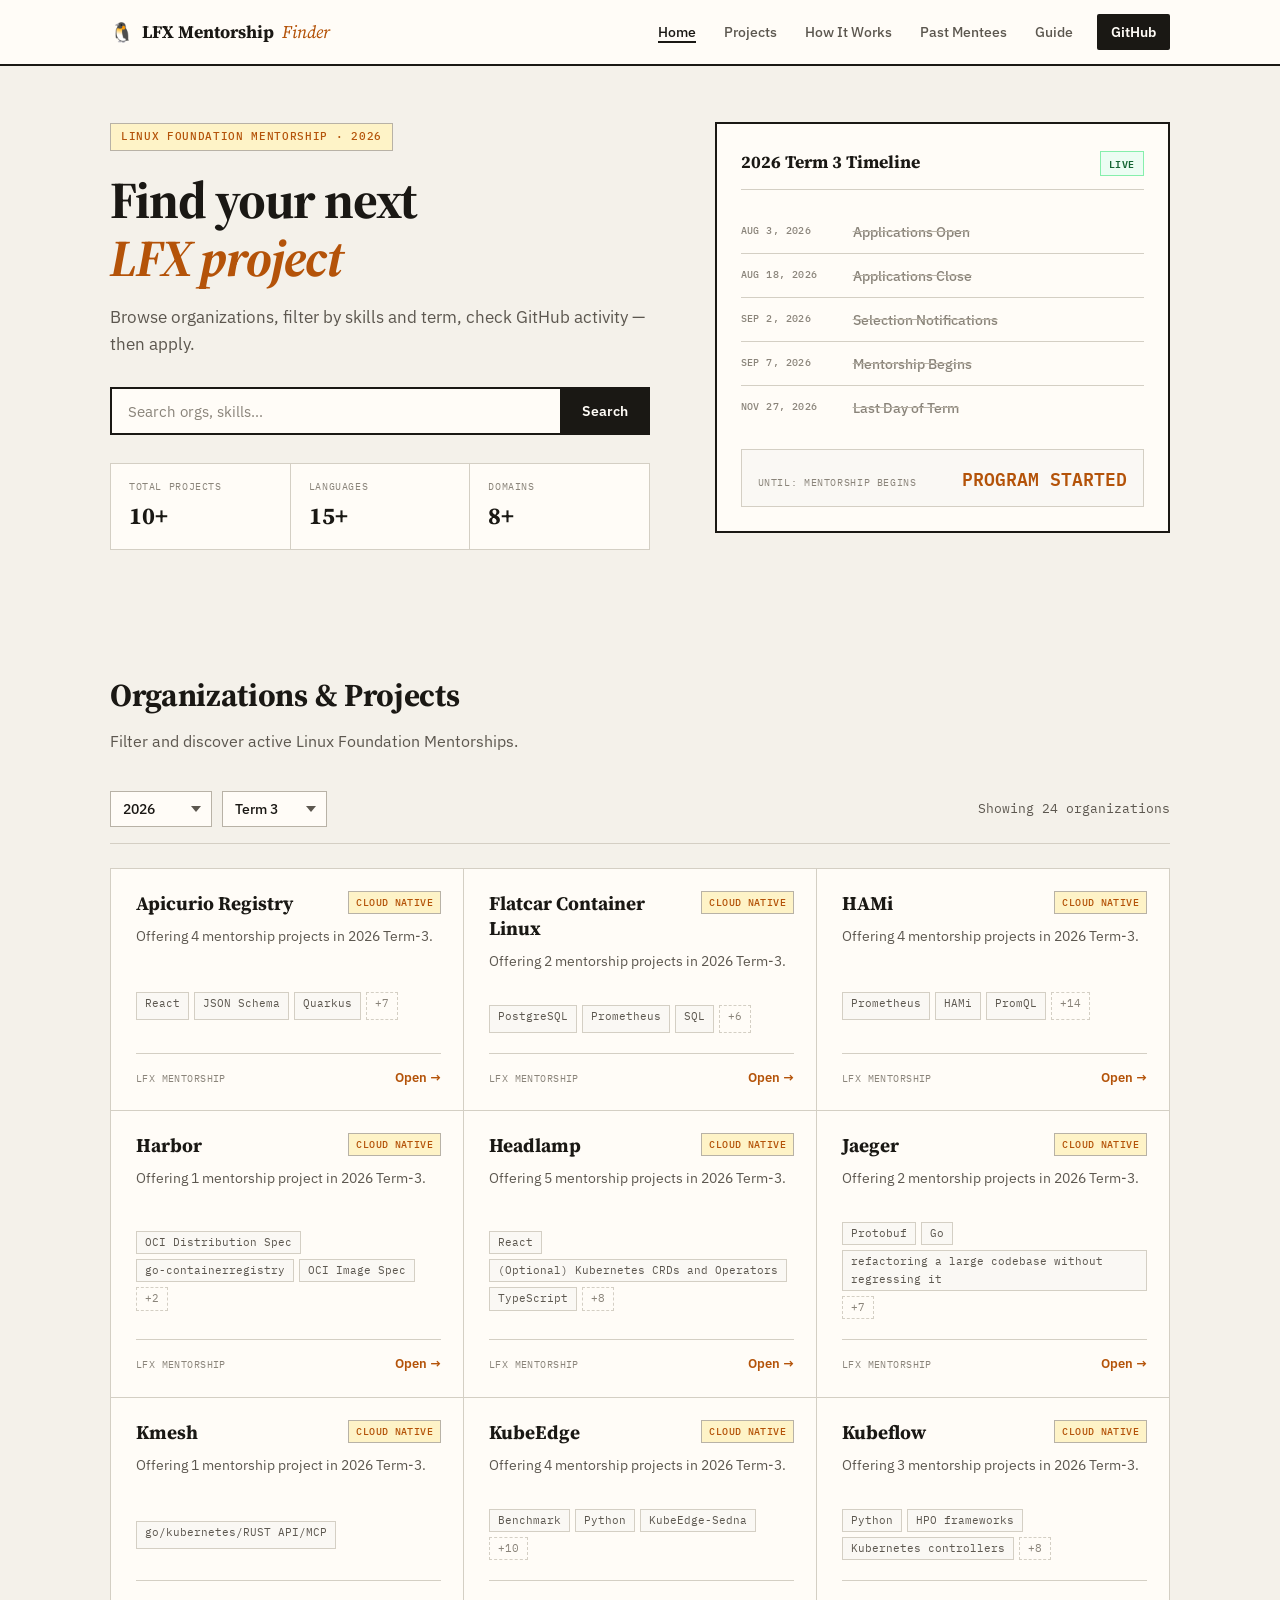
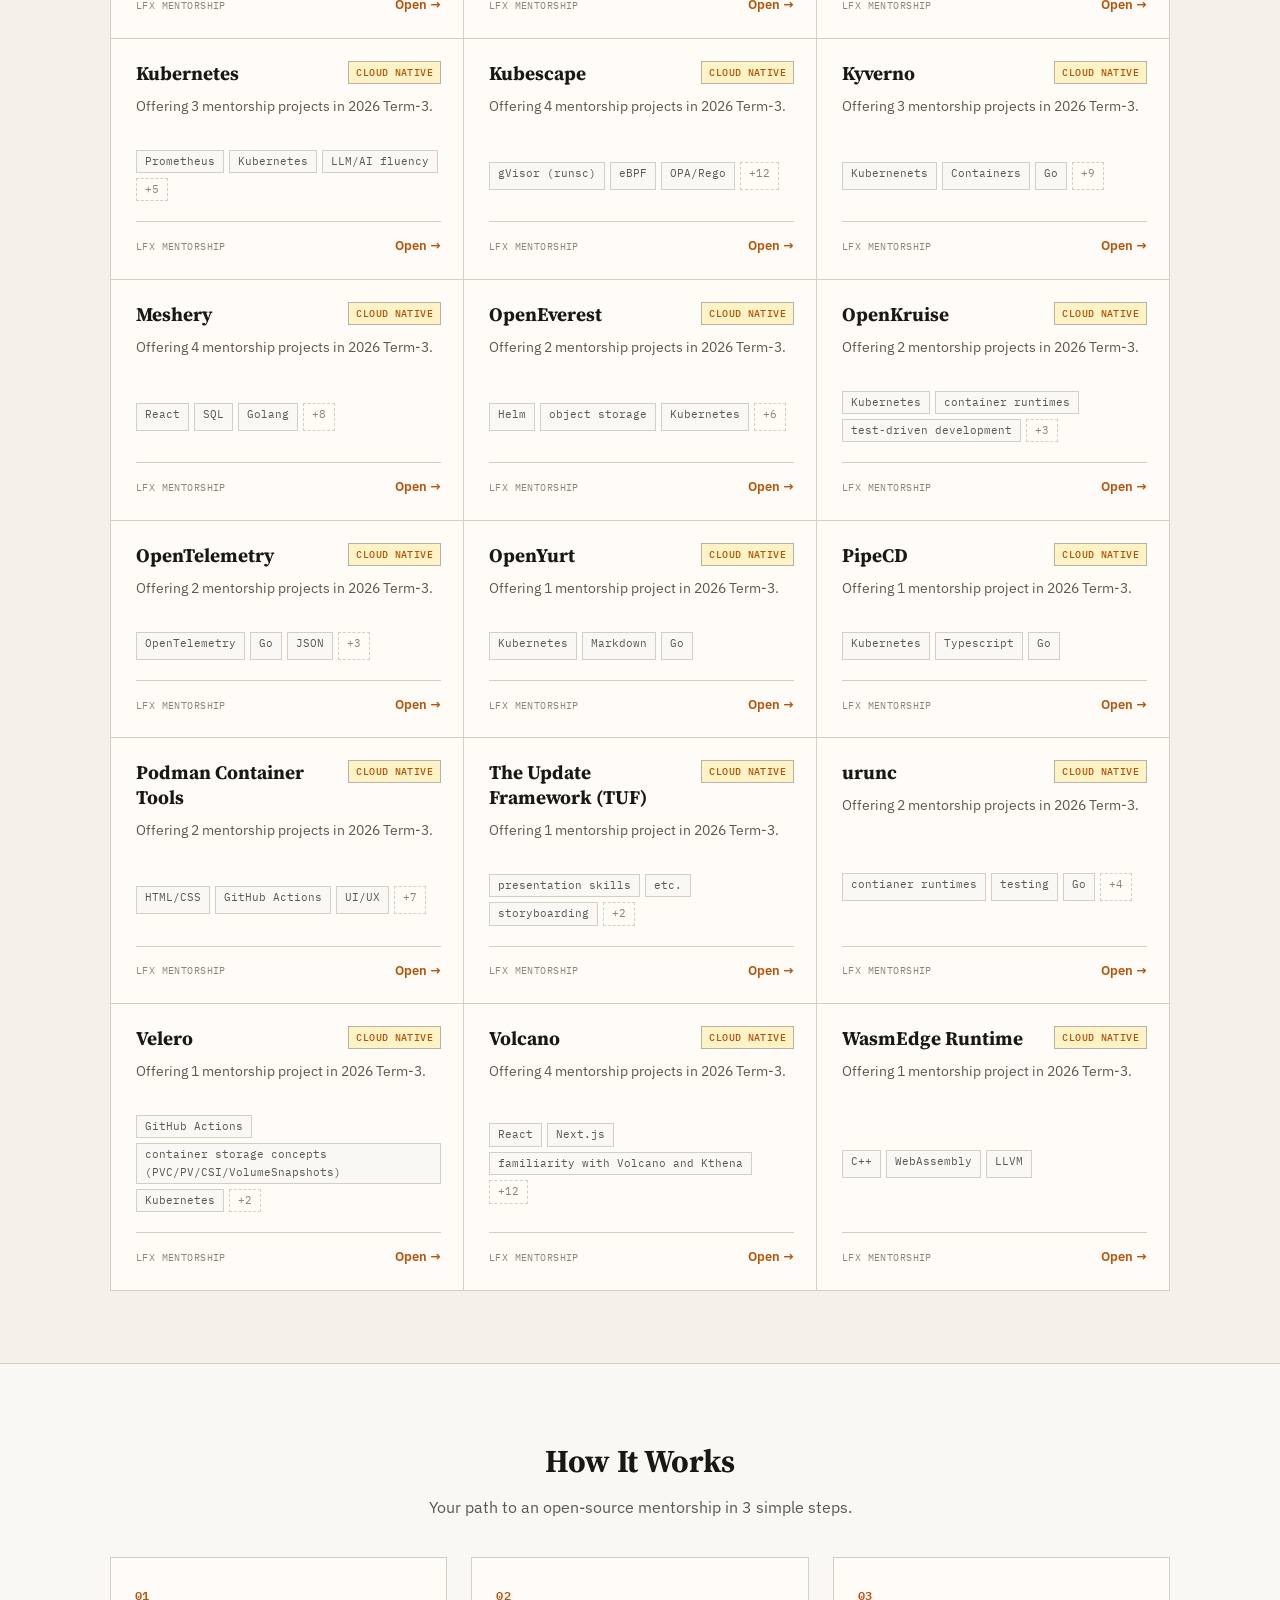
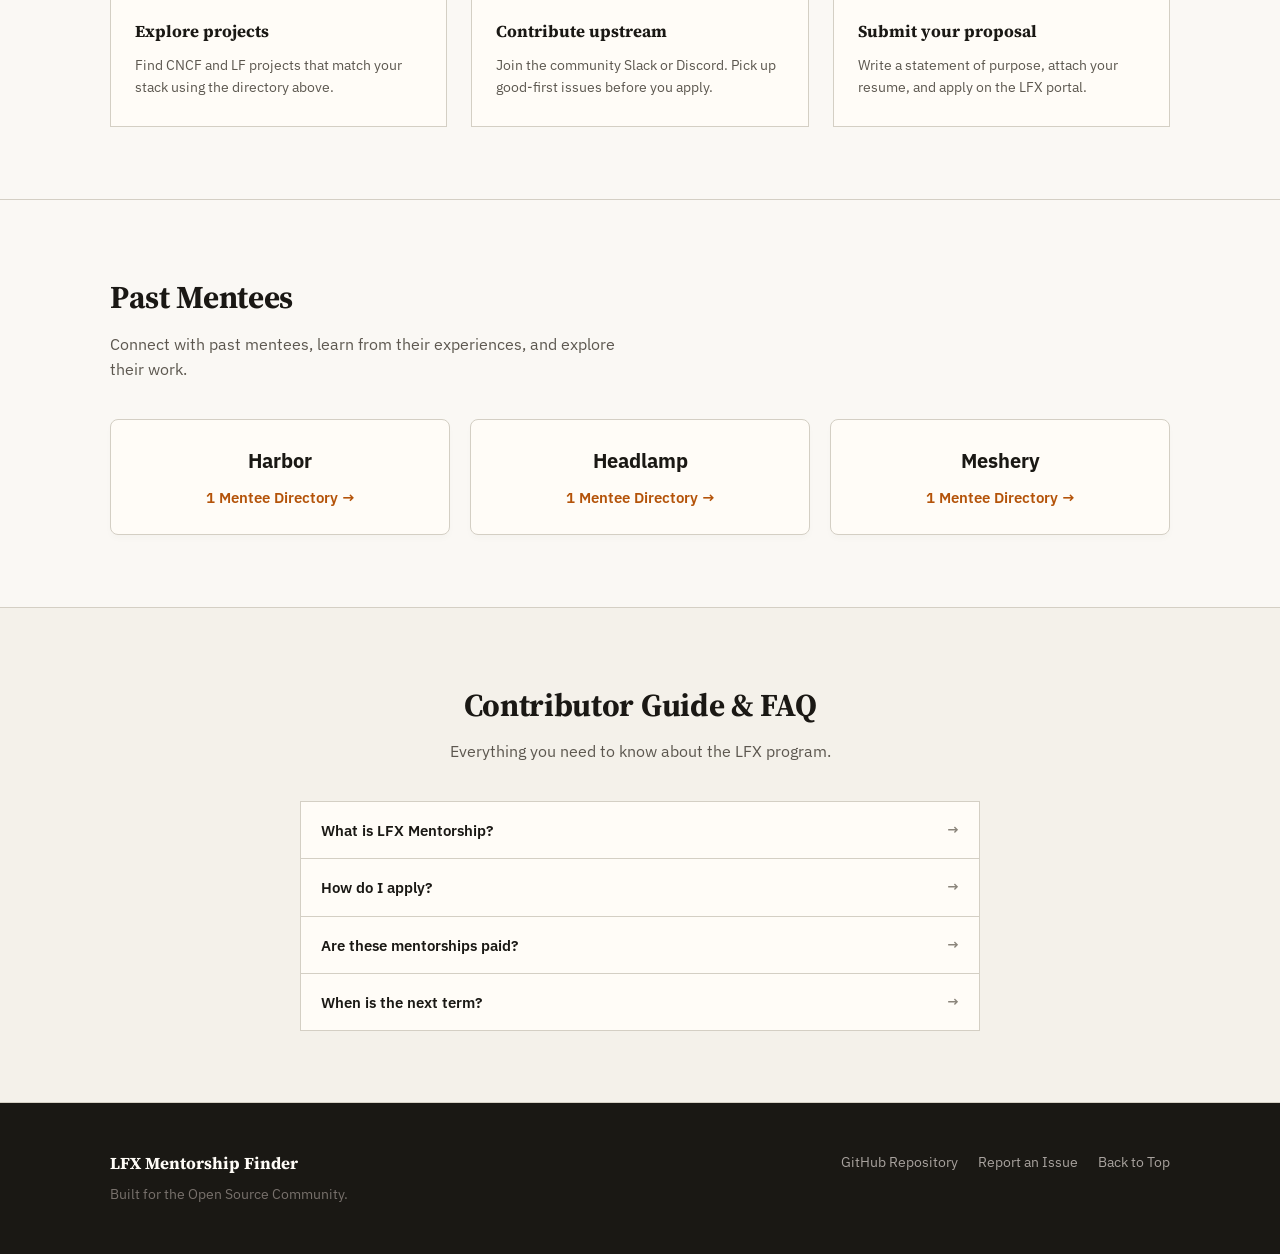
<file: index.html>
<!DOCTYPE html>
<html lang="en">
<head>
    <meta charset="UTF-8">
    <meta name="viewport" content="width=device-width, initial-scale=1.0">
    <title>LFX Mentorship Finder</title>
    <link rel="icon" href="data:image/svg+xml,<svg xmlns=%22http://www.w3.org/2000/svg%22 viewBox=%220 0 100 100%22><text y=%22.9em%22 font-size=%2290%22>🐧</text></svg>">
    <link rel="stylesheet" href="src/css/style.css">
    <link href="https://fonts.googleapis.com/css2?family=IBM+Plex+Mono:wght@400;500;600&family=IBM+Plex+Sans:wght@400;500;600;700&family=Source+Serif+4:ital,opsz,wght@0,8..60,400;0,8..60,700;1,8..60,400&display=swap" rel="stylesheet">
</head>
<body>
    <nav class="navbar">
        <div class="nav-container">
            <div class="nav-logo">
                <span class="logo-icon">🐧</span> 
                <strong>LFX Mentorship</strong> <em>Finder</em>
            </div>
            <div class="nav-links">
                <a href="#" class="active">Home</a>
                <a href="#projects-section">Projects</a>
                <a href="#how-it-works">How It Works</a>
                <a href="#mentees">Past Mentees</a>
                <a href="#guide">Guide</a>
                <a href="https://github.com/Pranav-IIITM/LFX-org-finder" target="_blank" class="nav-btn">GitHub</a>
            </div>
        </div>
    </nav>

    <div class="container">
        <!-- Hero Section -->
        <header class="hero">
            <div class="hero-content">
                <div class="badge">Linux Foundation Mentorship · 2026</div>
                <h1>Find your next<br><span class="highlight">LFX project</span></h1>
                <p>Browse organizations, filter by skills and term, check GitHub activity — then apply.</p>
                
                <div class="search-box">
                    <input type="text" id="search-input" placeholder="Search orgs, skills…">
                    <button class="search-btn">Search</button>
                </div>

                <div class="hero-stats">
                    <div class="stat-box">
                        <span class="stat-title">Total Projects</span>
                        <span class="stat-value" id="total-projects-count">10+</span>
                    </div>
                    <div class="stat-box">
                        <span class="stat-title">Languages</span>
                        <span class="stat-value">15+</span>
                    </div>
                    <div class="stat-box">
                        <span class="stat-title">Domains</span>
                        <span class="stat-value">8+</span>
                    </div>
                </div>
            </div>

            <div class="hero-visual">
                <div class="timeline-card">
                    <div class="timeline-header">
                        <h3>2026 Term 3 Timeline</h3>
                        <span class="status-badge">LIVE</span>
                    </div>
                    <div class="timeline-track" id="dynamic-timeline">
                        <div class="timeline-item" data-date="2026-08-03">
                            <div class="date">AUG 3, 2026</div>
                            <div class="event">Applications Open</div>
                        </div>
                        <div class="timeline-item" data-date="2026-08-18">
                            <div class="date">AUG 18, 2026</div>
                            <div class="event">Applications Close</div>
                        </div>
                        <div class="timeline-item" data-date="2026-09-02">
                            <div class="date">SEP 2, 2026</div>
                            <div class="event">Selection Notifications</div>
                        </div>
                        <div class="timeline-item" data-date="2026-09-07">
                            <div class="date">SEP 7, 2026</div>
                            <div class="event">Mentorship Begins</div>
                        </div>
                        <div class="timeline-item" data-date="2026-11-27">
                            <div class="date">NOV 27, 2026</div>
                            <div class="event">Last Day of Term</div>
                        </div>
                    </div>
                    <div class="countdown" id="timeline-countdown">
                        <p>Until: Mentorship Begins</p>
                        <h4 id="countdown-timer">-- days -- hrs -- mins</h4>
                    </div>
                </div>
            </div>
        </header>
    </div> <!-- End Container for Hero -->

    <!-- Single Page Scrolling Main Content -->
    <main>
        
        <!-- Organizations Section -->
        <section id="projects-section" class="page-section">
            <div class="container">
                <div class="section-header">
                    <h2>Organizations & Projects</h2>
                    <p>Filter and discover active Linux Foundation Mentorships.</p>
                </div>
                <div class="controls">
                    <div style="display: flex; gap: 10px;">
                        <select id="year-filter">
                            <option value="all">All Years</option>
                            <option value="2026" selected>2026</option>
                            <option value="2025">2025</option>
                            <option value="2024">2024</option>
                            <option value="2023">2023</option>
                            <option value="2022">2022</option>
                            <option value="2021">2021</option>
                            <option value="2020">2020</option>
                            <option value="2019">2019</option>
                        </select>
                        <select id="term-filter">
                            <option value="all">All Terms</option>
                            <option value="Term-3" selected>Term 3</option>
                            <option value="Term-2">Term 2</option>
                            <option value="Term-1">Term 1</option>
                        </select>
                    </div>
                    <div id="stats-container" class="stats">
                        <!-- Dynamic stats like "Showing X projects" -->
                    </div>
                </div>

                <div id="projects-grid" class="grid">
                    <!-- Project cards will be injected here by JS -->
                </div>
            </div>
        </section>

        <!-- How It Works Section -->
        <section id="how-it-works" class="page-section bg-light">
            <div class="container">
                <div class="section-header center">
                    <h2>How It Works</h2>
                    <p>Your path to an open-source mentorship in 3 simple steps.</p>
                </div>
                <div class="steps-grid">
                    <div class="step-card">
                        <div class="step-icon">01</div>
                        <h3>Explore projects</h3>
                        <p>Find CNCF and LF projects that match your stack using the directory above.</p>
                    </div>
                    <div class="step-card">
                        <div class="step-icon">02</div>
                        <h3>Contribute upstream</h3>
                        <p>Join the community Slack or Discord. Pick up good-first issues before you apply.</p>
                    </div>
                    <div class="step-card">
                        <div class="step-icon">03</div>
                        <h3>Submit your proposal</h3>
                        <p>Write a statement of purpose, attach your resume, and apply on the LFX portal.</p>
                    </div>
                </div>
            </div>
        </section>

        <!-- Past Mentees Section -->
        <section id="mentees" class="page-section bg-light">
            <div class="container">
                <div class="section-header">
                    <h2>Past Mentees</h2>
                    <p>Connect with past mentees, learn from their experiences, and explore their work.</p>
                </div>
                <!-- Dynamic Mentees Container -->
                <div id="mentees-container" class="mentees-grid">
                    <!-- Cards will be injected by app.js -->
                </div>
            </div>
        </section>

        <!-- Contributor Guide Section -->
        <section id="guide" class="page-section">
            <div class="container">
                <div class="section-header center">
                    <h2>Contributor Guide & FAQ</h2>
                    <p>Everything you need to know about the LFX program.</p>
                </div>
                <div class="faq-container">
                    <details class="faq-item">
                        <summary>What is LFX Mentorship?</summary>
                        <div class="faq-content">
                            It's a platform by the Linux Foundation that connects open-source beginners with maintainers of CNCF and LF projects for paid, 3-month full-time internships.
                        </div>
                    </details>
                    <details class="faq-item">
                        <summary>How do I apply?</summary>
                        <div class="faq-content">
                            You apply directly on the <a href="https://mentorship.lfx.linuxfoundation.org/" target="_blank">LFX Mentorship platform</a>. You'll need to submit a Statement of Purpose (Cover Letter) and a resume.
                        </div>
                    </details>
                    <details class="faq-item">
                        <summary>Are these mentorships paid?</summary>
                        <div class="faq-content">
                            Yes! LFX provides stipends for mentees who successfully complete their project milestones. The stipend amount depends on your country of residence.
                        </div>
                    </details>
                    <details class="faq-item">
                        <summary>When is the next term?</summary>
                        <div class="faq-content">
                            Check the Timeline card at the top of the page for the most current dates. The year is typically divided into Term 1 (Spring), Term 2 (Summer), and Term 3 (Fall).
                        </div>
                    </details>
                </div>
            </div>
        </section>

    </main>

    <footer class="footer">
        <div class="container footer-content">
            <div class="footer-brand">
                <span class="logo-icon">🐧</span> 
                <strong>LFX Mentorship Finder</strong>
                <p>Built for the Open Source Community.</p>
            </div>
            <div class="footer-links">
                <a href="https://github.com/Pranav-IIITM/LFX-org-finder" target="_blank">GitHub Repository</a>
                <a href="https://github.com/Pranav-IIITM/LFX-org-finder/issues" target="_blank">Report an Issue</a>
                <a href="#">Back to Top</a>
            </div>
        </div>
    </footer>

    <!-- Modals -->
    <div id="modal" class="modal hidden">
        <div class="modal-content">
            <span class="close-btn">&times;</span>
            <div class="modal-body" id="modal-body"></div>
        </div>
    </div>

    <script src="src/js/data.js"></script>
    <script src="src/js/app.js"></script>
</body>
</html>
</file>
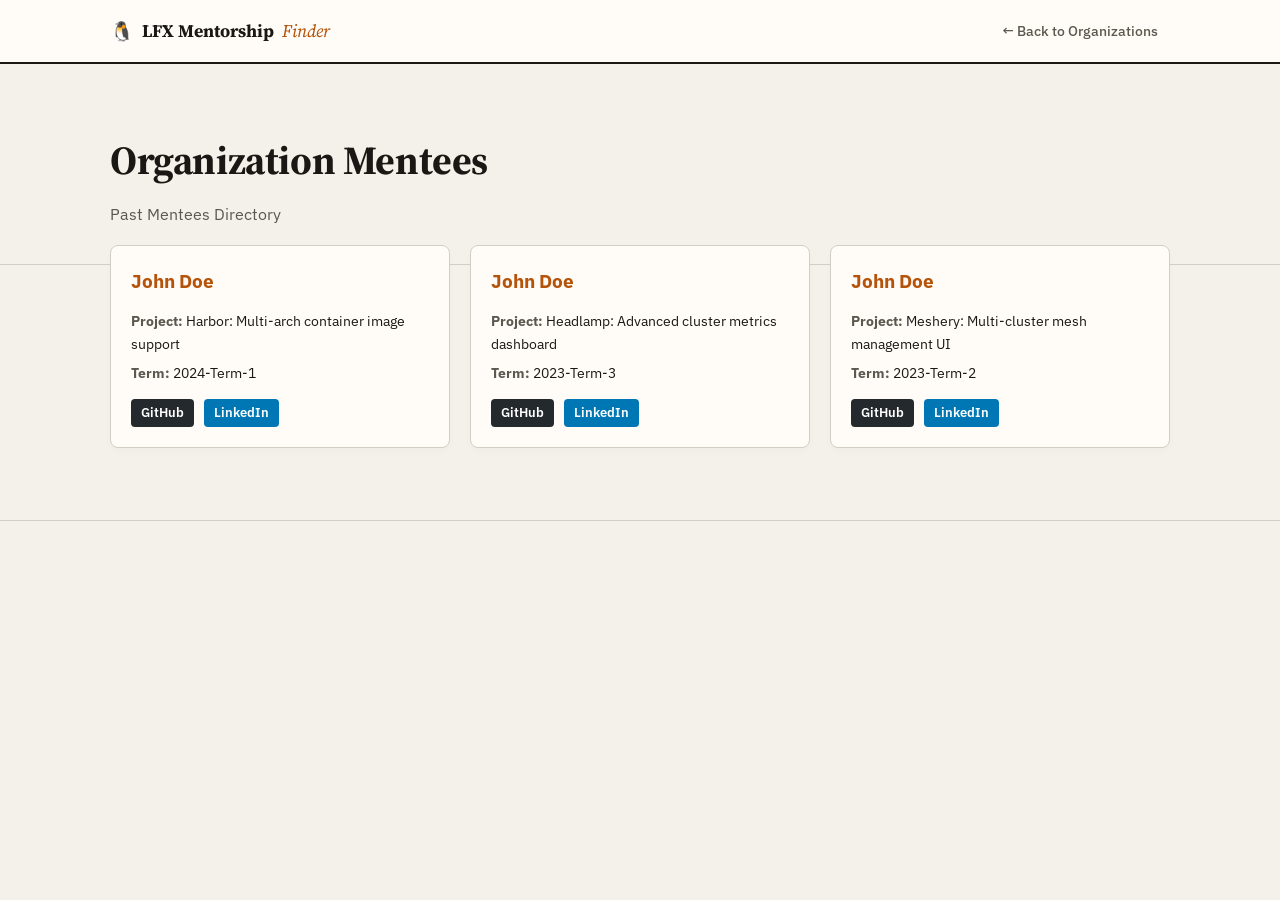
<file: org-mentees.html>
<!DOCTYPE html>
<html lang="en">
<head>
    <meta charset="UTF-8">
    <meta name="viewport" content="width=device-width, initial-scale=1.0">
    <title>Organization Mentees - LFX Mentorship Finder</title>
    <link rel="icon" href="data:image/svg+xml,<svg xmlns=%22http://www.w3.org/2000/svg%22 viewBox=%220 0 100 100%22><text y=%22.9em%22 font-size=%2290%22>🐧</text></svg>">
    <link rel="stylesheet" href="src/css/style.css">
    <link href="https://fonts.googleapis.com/css2?family=IBM+Plex+Mono:wght@400;500;600&family=IBM+Plex+Sans:wght@400;500;600;700&family=Source+Serif+4:ital,opsz,wght@0,8..60,400;0,8..60,700;1,8..60,400&display=swap" rel="stylesheet">
</head>
<body>
    <nav class="navbar">
        <div class="nav-container">
            <div class="nav-logo">
                <span class="logo-icon">🐧</span>
                <strong>LFX Mentorship</strong> <em>Finder</em>
            </div>
            <div class="nav-links">
                <a href="index.html#mentees">← Back to Organizations</a>
            </div>
        </div>
    </nav>

    <header class="org-hero">
        <div class="container">
            <h1 id="org-title">Organization Mentees</h1>
            <p id="org-subtitle">Past Mentees Directory</p>
        </div>
    </header>

    <section class="page-section" style="padding-top: 0;">
        <div class="container">
            <div id="mentees-grid" class="mentees-grid" style="margin-top: -20px;">
                <!-- Mentees injected here -->
            </div>
        </div>
    </section>

    <script src="src/js/data.js"></script>
    <script>
        document.addEventListener('DOMContentLoaded', () => {
            const urlParams = new URLSearchParams(window.location.search);
            const orgName = urlParams.get('org');
            
            if (orgName) {
                document.getElementById('org-title').textContent = orgName;
            }

            const menteesGrid = document.getElementById('mentees-grid');

            let orgMentees = typeof LFX_MENTEES !== 'undefined' ? LFX_MENTEES : [];
            if (orgName) {
                orgMentees = orgMentees.filter(m => m.org === orgName);
            }

            if (orgMentees.length === 0) {
                menteesGrid.innerHTML = '<div class="empty-state"><p>No past mentees found.</p></div>';
                return;
            }

            menteesGrid.innerHTML = orgMentees.map(mentee => `
                <div class="mentee-card">
                    <h4>${mentee.name}</h4>
                    <p class="mentee-project"><strong>Project:</strong> ${mentee.project}</p>
                    <p class="mentee-term"><strong>Term:</strong> ${mentee.term}</p>
                    <div class="mentee-socials">
                        ${mentee.github ? `<a href="${mentee.github}" target="_blank" class="social-link github">GitHub</a>` : ''}
                        ${mentee.linkedin ? `<a href="${mentee.linkedin}" target="_blank" class="social-link linkedin">LinkedIn</a>` : ''}
                    </div>
                </div>
            `).join('');
        });
    </script>
</body>
</html>
</file>
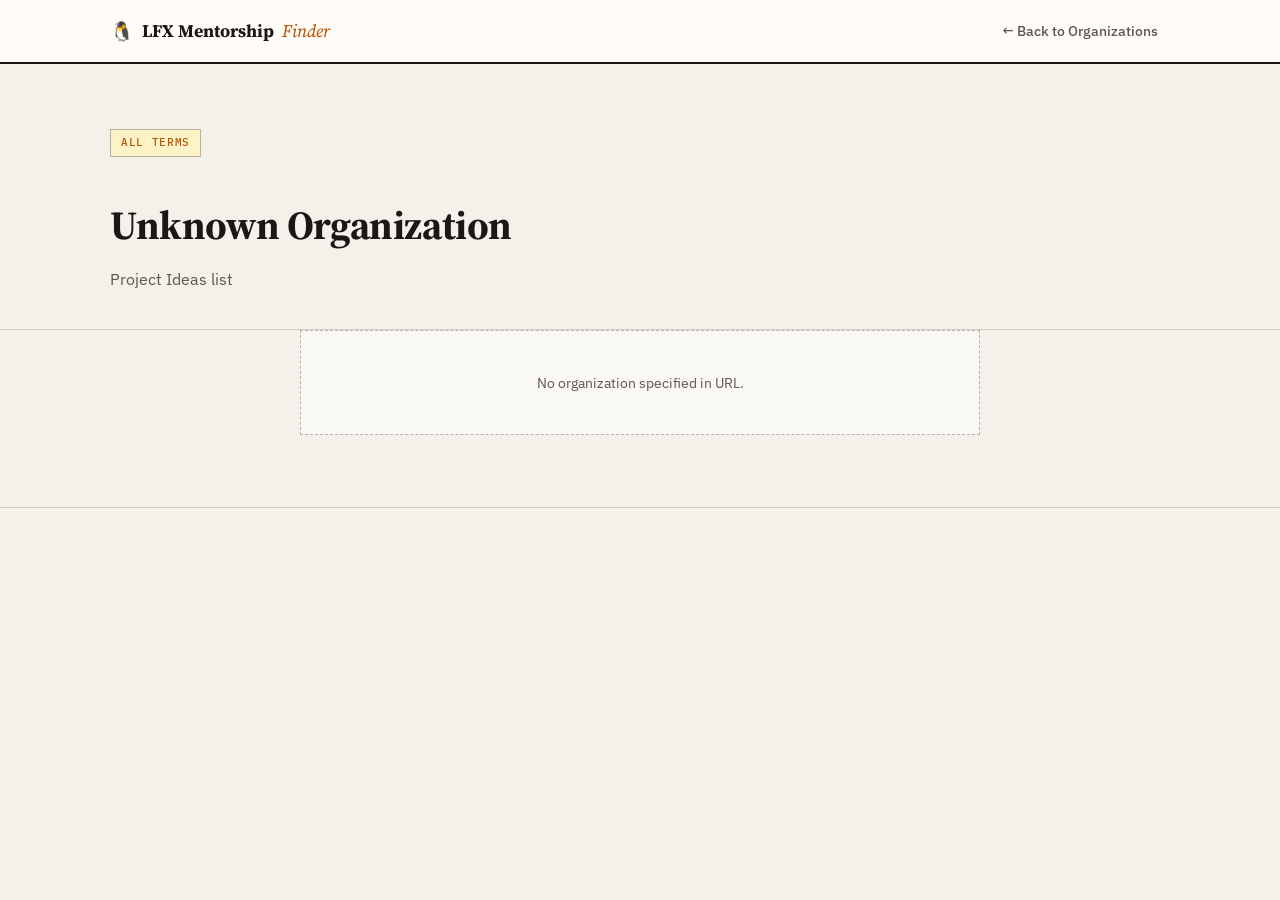
<file: org-projects.html>
<!DOCTYPE html>
<html lang="en">
<head>
    <meta charset="UTF-8">
    <meta name="viewport" content="width=device-width, initial-scale=1.0">
    <title>Organization Projects - LFX Mentorship Finder</title>
    <link rel="icon" href="data:image/svg+xml,<svg xmlns=%22http://www.w3.org/2000/svg%22 viewBox=%220 0 100 100%22><text y=%22.9em%22 font-size=%2290%22>🐧</text></svg>">
    <link rel="stylesheet" href="src/css/style.css">
    <link href="https://fonts.googleapis.com/css2?family=IBM+Plex+Mono:wght@400;500;600&family=IBM+Plex+Sans:wght@400;500;600;700&family=Source+Serif+4:ital,opsz,wght@0,8..60,400;0,8..60,700;1,8..60,400&display=swap" rel="stylesheet">
</head>
<body>
    <nav class="navbar">
        <div class="nav-container">
            <div class="nav-logo">
                <span class="logo-icon">🐧</span>
                <strong>LFX Mentorship</strong> <em>Finder</em>
            </div>
            <div class="nav-links">
                <a href="index.html">← Back to Organizations</a>
            </div>
        </div>
    </nav>

    <header class="org-hero">
        <div class="container">
            <div style="margin-bottom: 16px;">
                <span id="term-badge" class="badge">LFX Term</span>
            </div>
            <h1 id="org-title">Loading...</h1>
            <p id="org-subtitle">Project Ideas list</p>
        </div>
    </header>

    <section class="page-section" style="padding-top: 0;">
        <div class="container projects-container">
            <div id="projects-list">
                <!-- Projects injected here -->
            </div>
        </div>
    </section>

    <script src="src/js/data.js"></script>
    <script>
        document.addEventListener('DOMContentLoaded', () => {
            const urlParams = new URLSearchParams(window.location.search);
            const orgName = urlParams.get('org');
            const term = urlParams.get('term');
            
            document.getElementById('org-title').textContent = orgName || 'Unknown Organization';
            document.getElementById('term-badge').textContent = term ? term.replace('-', ' ') : 'All Terms';

            const projectsList = document.getElementById('projects-list');

            if (!orgName) {
                projectsList.innerHTML = '<div class="empty-state"><p>No organization specified in URL.</p></div>';
                return;
            }

            const orgProjects = LFX_PROJECTS.filter(p => p.org === orgName && (!term || p.term === term));

            if (orgProjects.length === 0) {
                projectsList.innerHTML = '<div class="empty-state"><p>No projects found for this organization in the selected term.</p></div>';
                return;
            }

            orgProjects.forEach(project => {
                const card = document.createElement('div');
                card.className = 'project-card';
                
                card.innerHTML = `
                    <h3>${project.title}</h3>
                    <div class="project-mentors">
                        <span class="project-mentors-label">Mentors:</span>
                        ${project.mentors.map(m => `<a href="https://github.com/${m.github}" target="_blank" class="project-mentor-link">@${m.github}</a>`).join(', ')}
                    </div>
                    <div class="tags" style="margin-bottom: 20px; padding: 0;">
                        ${project.skills.map(skill => `<span class="tag">${skill}</span>`).join('')}
                    </div>
                    <p>${project.description}</p>
                    <div class="project-actions">
                        <a href="${project.issueUrl}" target="_blank" class="btn-lfx">View Upstream Issue</a>
                        <a href="${project.lfxUrl}" target="_blank" class="btn-lfx btn-outline">View on LFX Portal</a>
                    </div>
                `;
                projectsList.appendChild(card);
            });
        });
    </script>
</body>
</html>
</file>
<file: src/css/style.css>
:root {
    --bg: #f4f1ea;
    --surface: #faf8f4;
    --white: #fffcf7;
    --ink: #1a1814;
    --ink-muted: #5c574f;
    --ink-faint: #8a847a;
    --border: #d4cfc4;
    --border-dark: #b8b2a6;
    --accent: #b45309;
    --accent-hover: #92400e;
    --accent-bg: #fef3c7;
    --green: #166534;
    --green-bg: #ecfdf3;
    --red: #b91c1c;
    --mono: 'IBM Plex Mono', 'Consolas', monospace;
    --sans: 'IBM Plex Sans', system-ui, sans-serif;
    --serif: 'Source Serif 4', Georgia, serif;
}

* {
    box-sizing: border-box;
    margin: 0;
    padding: 0;
}

html {
    scroll-behavior: smooth;
}

body {
    font-family: var(--sans);
    background: var(--bg);
    color: var(--ink);
    line-height: 1.6;
    font-size: 16px;
    -webkit-font-smoothing: antialiased;
}

.container {
    max-width: 1100px;
    margin: 0 auto;
    padding: 0 20px;
}

/* ── Nav ── */
.navbar {
    background: var(--white);
    border-bottom: 2px solid var(--ink);
    position: sticky;
    top: 0;
    z-index: 100;
}

.nav-container {
    max-width: 1100px;
    margin: 0 auto;
    padding: 14px 20px;
    display: flex;
    justify-content: space-between;
    align-items: center;
}

.nav-logo {
    font-family: var(--serif);
    font-size: 1.1rem;
    display: flex;
    align-items: center;
    gap: 8px;
    color: var(--ink);
}

.nav-logo .logo-icon {
    font-size: 1.2rem;
}

.nav-logo strong {
    font-weight: 700;
}

.nav-logo em {
    font-style: italic;
    font-weight: 400;
    color: var(--accent);
}

.nav-links {
    display: flex;
    gap: 4px;
    align-items: center;
}

.nav-links a {
    text-decoration: none;
    color: var(--ink-muted);
    font-size: 0.875rem;
    font-weight: 500;
    padding: 6px 12px;
    border-radius: 2px;
    transition: color 0.15s;
}

.nav-links a:hover {
    color: var(--ink);
}

.nav-links a.active {
    color: var(--ink);
    text-decoration: underline;
    text-underline-offset: 4px;
    text-decoration-thickness: 2px;
}

.nav-links .nav-btn {
    background: var(--ink);
    color: var(--white);
    padding: 7px 14px;
    border-radius: 2px;
    font-weight: 600;
    margin-left: 8px;
    text-decoration: none;
}

.nav-links .nav-btn:hover {
    background: var(--accent);
    color: var(--white);
}

/* ── Sections ── */
.page-section {
    padding: 72px 0;
    border-bottom: 1px solid var(--border);
}

.page-section.bg-light {
    background: var(--surface);
}

.section-header {
    margin-bottom: 36px;
}

.section-header.center {
    text-align: center;
}

.section-header h2 {
    font-family: var(--serif);
    font-size: 2rem;
    font-weight: 700;
    color: var(--ink);
    margin-bottom: 8px;
    letter-spacing: -0.01em;
}

.section-header p {
    font-size: 1rem;
    color: var(--ink-muted);
    max-width: 520px;
}

.section-header.center p {
    margin: 0 auto;
}

/* ── Hero ── */
.hero {
    display: grid;
    grid-template-columns: 1.1fr 0.9fr;
    gap: 48px;
    padding: 56px 0 48px;
    align-items: start;
}

.hero-content {
    max-width: 540px;
}

.badge {
    display: inline-block;
    font-family: var(--mono);
    font-size: 0.7rem;
    font-weight: 500;
    letter-spacing: 0.06em;
    text-transform: uppercase;
    color: var(--accent);
    background: var(--accent-bg);
    border: 1px solid var(--border-dark);
    padding: 4px 10px;
    margin-bottom: 20px;
}

.hero-content h1 {
    font-family: var(--serif);
    font-size: 3.25rem;
    font-weight: 700;
    line-height: 1.1;
    letter-spacing: -0.02em;
    margin-bottom: 18px;
    color: var(--ink);
}

.hero-content h1 .highlight {
    color: var(--accent);
    font-style: italic;
}

.hero-content p {
    font-size: 1.05rem;
    color: var(--ink-muted);
    margin-bottom: 28px;
    line-height: 1.65;
}

/* Search */
.search-box {
    display: flex;
    align-items: stretch;
    background: var(--white);
    border: 2px solid var(--ink);
    margin-bottom: 28px;
}

.search-icon {
    display: none;
}

.search-box input {
    border: none;
    background: transparent;
    flex: 1;
    font-family: var(--sans);
    font-size: 0.95rem;
    outline: none;
    color: var(--ink);
    padding: 12px 16px;
}

.search-box input::placeholder {
    color: var(--ink-faint);
}

.search-btn {
    background: var(--ink);
    color: var(--white);
    border: none;
    border-left: 2px solid var(--ink);
    padding: 12px 20px;
    font-family: var(--sans);
    font-size: 0.875rem;
    font-weight: 600;
    cursor: pointer;
    transition: background 0.15s;
    white-space: nowrap;
}

.search-btn:hover {
    background: var(--accent);
}

.search-box:focus-within {
    outline: 2px solid var(--accent);
    outline-offset: 2px;
}

/* Hero stats */
.hero-stats {
    display: flex;
    gap: 0;
    border: 1px solid var(--border);
    background: var(--white);
}

.stat-box {
    flex: 1;
    padding: 14px 18px;
    border-right: 1px solid var(--border);
    display: flex;
    flex-direction: column;
    gap: 2px;
}

.stat-box:last-child {
    border-right: none;
}

.stat-title {
    font-family: var(--mono);
    font-size: 0.65rem;
    color: var(--ink-faint);
    text-transform: uppercase;
    letter-spacing: 0.06em;
}

.stat-value {
    font-family: var(--serif);
    font-size: 1.5rem;
    font-weight: 700;
    color: var(--ink);
}

/* Timeline */
.hero-visual {
    position: sticky;
    top: 80px;
}

.timeline-card {
    background: var(--white);
    border: 2px solid var(--ink);
    padding: 24px;
}

.timeline-header {
    display: flex;
    justify-content: space-between;
    align-items: baseline;
    margin-bottom: 20px;
    padding-bottom: 12px;
    border-bottom: 1px solid var(--border);
}

.timeline-header h3 {
    font-family: var(--serif);
    font-size: 1.1rem;
    font-weight: 700;
}

.status-badge {
    font-family: var(--mono);
    font-size: 0.65rem;
    font-weight: 600;
    letter-spacing: 0.06em;
    text-transform: uppercase;
    background: var(--green-bg);
    color: var(--green);
    padding: 3px 8px;
    border: 1px solid #86efac;
}

.timeline-track {
    display: flex;
    flex-direction: column;
    gap: 0;
    margin-bottom: 20px;
}

.timeline-item {
    display: grid;
    grid-template-columns: 100px 1fr;
    gap: 12px;
    padding: 10px 0;
    border-bottom: 1px solid var(--border);
    position: relative;
}

.timeline-item:last-child {
    border-bottom: none;
}

.timeline-item::before {
    display: none;
}

.timeline-item .date {
    font-family: var(--mono);
    font-size: 0.65rem;
    font-weight: 500;
    color: var(--ink-faint);
    letter-spacing: 0.04em;
    padding-top: 2px;
}

.timeline-item .event {
    font-size: 0.9rem;
    font-weight: 500;
    color: var(--ink-muted);
}

.timeline-item.past .event {
    color: var(--ink-faint);
    text-decoration: line-through;
    text-decoration-color: var(--border-dark);
}

.timeline-item.active .event {
    color: var(--ink);
    font-weight: 600;
}

.timeline-item.active .date {
    color: var(--accent);
    font-weight: 600;
}

.countdown {
    background: var(--surface);
    border: 1px solid var(--border);
    padding: 14px 16px;
    display: flex;
    justify-content: space-between;
    align-items: baseline;
}

.countdown p {
    font-family: var(--mono);
    font-size: 0.65rem;
    color: var(--ink-faint);
    text-transform: uppercase;
    letter-spacing: 0.06em;
}

.countdown h4 {
    font-family: var(--mono);
    font-size: 1.1rem;
    font-weight: 600;
    color: var(--accent);
}

/* Controls */
.controls {
    display: flex;
    justify-content: space-between;
    align-items: center;
    margin-bottom: 24px;
    flex-wrap: wrap;
    gap: 12px;
    padding-bottom: 16px;
    border-bottom: 1px solid var(--border);
}

.controls select {
    padding: 8px 32px 8px 12px;
    border: 1px solid var(--border-dark);
    border-radius: 0;
    background: var(--white);
    color: var(--ink);
    font-family: var(--sans);
    font-size: 0.875rem;
    font-weight: 500;
    outline: none;
    cursor: pointer;
    appearance: none;
    background-image: url("data:image/svg+xml,%3Csvg xmlns='http://www.w3.org/2000/svg' width='10' height='6' viewBox='0 0 10 6'%3E%3Cpath fill='%235c574f' d='M0 0l5 6 5-6z'/%3E%3C/svg%3E");
    background-repeat: no-repeat;
    background-position: right 10px center;
}

.controls select:focus {
    outline: 2px solid var(--accent);
    outline-offset: 1px;
}

.stats {
    font-family: var(--mono);
    font-size: 0.8rem;
    color: var(--ink-muted);
}

/* Grid & Cards */
.grid {
    display: grid;
    grid-template-columns: repeat(auto-fill, minmax(300px, 1fr));
    gap: 1px;
    background: var(--border);
    border: 1px solid var(--border);
}

.card {
    background: var(--white);
    padding: 22px;
    display: flex;
    flex-direction: column;
    cursor: pointer;
    transition: background 0.12s;
    border-left: 3px solid transparent;
}

.card::before {
    display: none;
}

.card:hover {
    background: var(--surface);
    border-left-color: var(--accent);
    transform: none;
    box-shadow: none;
}

.card h3 {
    font-family: var(--serif);
    font-size: 1.15rem;
    font-weight: 700;
    line-height: 1.3;
    color: var(--ink);
}

.card-header {
    display: flex;
    justify-content: space-between;
    align-items: flex-start;
    margin-bottom: 10px;
    gap: 10px;
}

.card-header h3 {
    margin: 0;
    font-size: 1.2rem;
}

.category-badge {
    font-family: var(--mono);
    font-size: 0.6rem;
    font-weight: 500;
    letter-spacing: 0.04em;
    text-transform: uppercase;
    color: var(--accent);
    background: var(--accent-bg);
    padding: 3px 7px;
    border: 1px solid var(--border-dark);
    white-space: nowrap;
    flex-shrink: 0;
}

.card-desc {
    font-size: 0.875rem;
    color: var(--ink-muted);
    margin-bottom: 16px;
    line-height: 1.55;
    display: -webkit-box;
    -webkit-line-clamp: 2;
    -webkit-box-orient: vertical;
    overflow: hidden;
    height: 2.7em;
}

.card-footer {
    margin-top: auto;
    display: flex;
    justify-content: space-between;
    align-items: center;
    padding-top: 14px;
    border-top: 1px solid var(--border);
}

.card-label {
    font-family: var(--mono);
    font-size: 0.65rem;
    color: var(--ink-faint);
    letter-spacing: 0.04em;
    text-transform: uppercase;
}

.card-action {
    font-size: 0.8rem;
    font-weight: 600;
    color: var(--accent);
}

.card:hover .card-action {
    color: var(--accent-hover);
    text-decoration: underline;
    text-underline-offset: 3px;
}

.tags {
    display: flex;
    flex-wrap: wrap;
    gap: 5px;
    margin-top: auto;
    padding-top: 16px;
}

.tag {
    font-family: var(--mono);
    font-size: 0.68rem;
    background: var(--surface);
    color: var(--ink-muted);
    border: 1px solid var(--border);
    padding: 2px 8px;
    border-radius: 0;
}

.tag.tag-more {
    background: transparent;
    border-style: dashed;
    color: var(--ink-faint);
}

/* Steps */
.steps-grid {
    display: grid;
    grid-template-columns: repeat(3, 1fr);
    gap: 24px;
}

.step-card {
    background: var(--white);
    border: 1px solid var(--border);
    padding: 28px 24px;
    text-align: left;
}

.step-card:hover {
    transform: none;
    box-shadow: none;
    border-color: var(--border-dark);
}

.step-icon {
    font-family: var(--mono);
    font-size: 0.75rem;
    font-weight: 600;
    color: var(--accent);
    margin-bottom: 14px;
    display: block;
    letter-spacing: 0.04em;
}

.step-card h3 {
    font-family: var(--serif);
    font-size: 1.05rem;
    font-weight: 700;
    margin-bottom: 8px;
}

.step-card p {
    font-size: 0.875rem;
    color: var(--ink-muted);
    line-height: 1.6;
}

/* Placeholder */
.placeholder-box {
    background: var(--surface);
    border: 1px dashed var(--border-dark);
    padding: 40px;
    text-align: center;
    color: var(--ink-muted);
}

.placeholder-box h3 {
    font-family: var(--serif);
    font-size: 1.2rem;
    font-weight: 700;
    color: var(--ink);
    margin-bottom: 8px;
}

.placeholder-box p {
    font-size: 0.9rem;
    max-width: 440px;
    margin: 0 auto;
}

/* FAQ */
.faq-container {
    max-width: 680px;
    margin: 0 auto;
}

.faq-item {
    background: var(--white);
    border: 1px solid var(--border);
    margin-bottom: -1px;
}

.faq-item:hover {
    border-color: var(--border-dark);
}

.faq-item[open] {
    border-color: var(--border-dark);
    box-shadow: none;
}

.faq-item summary {
    padding: 16px 20px;
    font-weight: 600;
    font-size: 0.95rem;
    cursor: pointer;
    list-style: none;
    position: relative;
    font-family: var(--sans);
}

.faq-item summary:hover {
    color: var(--accent);
}

.faq-item summary::-webkit-details-marker {
    display: none;
}

.faq-item summary::after {
    content: '→';
    position: absolute;
    right: 20px;
    font-size: 0.9rem;
    color: var(--ink-faint);
    transition: transform 0.15s;
}

.faq-item[open] summary::after {
    content: '↓';
    color: var(--accent);
}

.faq-content {
    padding: 0 20px 16px;
    font-size: 0.9rem;
    color: var(--ink-muted);
    line-height: 1.65;
    border-top: 1px solid var(--border);
    padding-top: 14px;
    margin: 0 20px 16px;
    padding-left: 0;
    padding-right: 0;
}

.faq-content a {
    color: var(--accent);
    font-weight: 600;
}

/* Footer */
.footer {
    background: var(--ink);
    color: #a8a29e;
    padding: 48px 0;
}

.footer-content {
    display: flex;
    justify-content: space-between;
    align-items: flex-start;
}

.footer-brand .logo-icon {
    display: none;
}

.footer-brand strong {
    font-family: var(--serif);
    color: var(--white);
    font-size: 1.05rem;
    display: block;
    margin-bottom: 6px;
}

.footer-brand p {
    font-size: 0.85rem;
    color: #78716c;
}

.footer-links {
    display: flex;
    gap: 20px;
    flex-wrap: wrap;
}

.footer-links a {
    color: #a8a29e;
    text-decoration: none;
    font-size: 0.875rem;
    transition: color 0.15s;
}

.footer-links a:hover {
    color: var(--white);
    text-decoration: underline;
    text-underline-offset: 3px;
}

/* Modal */
.modal {
    position: fixed;
    inset: 0;
    background: rgba(26, 24, 20, 0.55);
    display: flex;
    justify-content: center;
    align-items: center;
    z-index: 1000;
    opacity: 1;
    transition: opacity 0.2s;
    padding: 20px;
}

.modal.hidden {
    opacity: 0;
    pointer-events: none;
}

.modal-content {
    background: var(--white);
    border: 2px solid var(--ink);
    width: 100%;
    max-width: 680px;
    max-height: 90vh;
    overflow-y: auto;
    padding: 32px;
    position: relative;
    box-shadow: 6px 6px 0 var(--ink);
    animation: none;
}

.close-btn {
    position: absolute;
    top: 16px;
    right: 16px;
    font-size: 1rem;
    cursor: pointer;
    color: var(--ink-muted);
    border: 1px solid var(--border);
    width: 32px;
    height: 32px;
    display: flex;
    justify-content: center;
    align-items: center;
    background: var(--surface);
    border-radius: 0;
    transition: all 0.12s;
}

.close-btn:hover {
    background: var(--ink);
    color: var(--white);
    border-color: var(--ink);
}

.modal-body h2 {
    font-family: var(--serif);
    font-size: 1.75rem;
    font-weight: 700;
    margin-bottom: 4px;
    padding-right: 36px;
    letter-spacing: -0.01em;
}

.modal-body .meta {
    color: var(--ink-muted);
    margin-bottom: 20px;
    font-size: 0.9rem;
}

.modal-body p {
    font-size: 0.9rem;
    line-height: 1.65;
    color: var(--ink-muted);
}

.modal-body .actions {
    margin-top: 24px;
    display: flex;
    gap: 10px;
    flex-wrap: wrap;
}

.btn {
    display: inline-flex;
    align-items: center;
    justify-content: center;
    padding: 10px 18px;
    background: var(--surface);
    border: 1px solid var(--border-dark);
    color: var(--ink);
    text-decoration: none;
    font-family: var(--sans);
    font-size: 0.875rem;
    font-weight: 600;
    cursor: pointer;
    transition: all 0.12s;
    border-radius: 0;
}

.btn.primary {
    background: var(--ink);
    border-color: var(--ink);
    color: var(--white);
    box-shadow: none;
}

.btn.primary:hover {
    background: var(--accent);
    border-color: var(--accent);
    transform: none;
    box-shadow: none;
}

.btn:hover:not(.primary) {
    border-color: var(--ink);
    background: var(--white);
}

.github-stats {
    display: flex;
    gap: 16px;
    font-family: var(--mono);
    font-size: 0.85rem;
    color: var(--ink-muted);
}

/* Modal components */
.modal-badge {
    font-family: var(--mono);
    font-size: 0.65rem;
    letter-spacing: 0.04em;
    text-transform: uppercase;
    color: var(--accent);
    background: var(--accent-bg);
    border: 1px solid var(--border-dark);
    padding: 3px 8px;
}

.modal-subtitle {
    color: var(--ink-muted);
    font-size: 0.9rem;
    margin-bottom: 16px;
}

.modal-link-pill {
    display: inline-flex;
    align-items: center;
    gap: 6px;
    border: 1px solid var(--border-dark);
    color: var(--ink);
    padding: 7px 14px;
    font-size: 0.85rem;
    font-weight: 600;
    margin-bottom: 24px;
    text-decoration: none;
    background: var(--surface);
    transition: all 0.12s;
    border-radius: 0;
}

.modal-link-pill:hover {
    border-color: var(--accent);
    color: var(--accent);
    transform: none;
    background: var(--accent-bg);
}

.stat-grid {
    display: grid;
    grid-template-columns: repeat(4, 1fr);
    gap: 1px;
    background: var(--border);
    border: 1px solid var(--border);
    margin-bottom: 24px;
}

.stat-pill {
    background: var(--white);
    padding: 12px 8px;
    text-align: center;
    border: none;
    border-radius: 0;
}

.stat-pill:hover {
    background: var(--surface);
    border-color: transparent;
}

.stat-pill-value {
    font-family: var(--serif);
    font-size: 1.1rem;
    font-weight: 700;
    color: var(--ink);
}

.stat-pill-label {
    font-family: var(--mono);
    font-size: 0.58rem;
    color: var(--ink-faint);
    text-transform: uppercase;
    letter-spacing: 0.05em;
    margin-top: 4px;
}

.gh-stats-bar {
    background: var(--ink);
    padding: 12px 16px;
    display: flex;
    justify-content: space-between;
    align-items: center;
    margin-bottom: 24px;
    gap: 12px;
    flex-wrap: wrap;
    border-radius: 0;
    box-shadow: none;
}

.gh-stats-data {
    display: flex;
    gap: 16px;
    font-family: var(--mono);
    font-size: 0.8rem;
    color: #a8a29e;
    flex-wrap: wrap;
}

.gh-stats-btn {
    background: transparent;
    color: var(--white);
    border: 1px solid #57534e;
    padding: 6px 14px;
    font-family: var(--mono);
    font-size: 0.75rem;
    cursor: pointer;
    transition: all 0.12s;
    border-radius: 0;
}

.gh-stats-btn:hover {
    background: var(--accent);
    border-color: var(--accent);
}

.modal-section-title {
    font-family: var(--mono);
    font-size: 0.65rem;
    color: var(--ink-faint);
    text-transform: uppercase;
    letter-spacing: 0.06em;
    margin-bottom: 10px;
    display: block;
}

.mentors-box {
    margin-bottom: 24px;
    background: var(--surface);
    border: 1px solid var(--border);
    padding: 20px;
}

.mentors-box h4 {
    font-family: var(--serif);
    font-size: 1rem;
    font-weight: 700;
    margin-bottom: 14px;
}

.mentor-link {
    text-decoration: none;
    background: var(--white);
    border: 1px solid var(--border-dark);
    padding: 5px 12px;
    font-family: var(--mono);
    font-size: 0.78rem;
    color: var(--ink);
    transition: all 0.12s;
    display: inline-flex;
    align-items: center;
    gap: 4px;
    border-radius: 0;
}

.mentor-link:hover {
    border-color: var(--accent);
    color: var(--accent);
    transform: none;
    background: var(--accent-bg);
}

.timeline-year-inactive {
    font-family: var(--mono);
    font-size: 0.75rem;
    background: var(--surface);
    border: 1px solid var(--border);
    padding: 5px 10px;
    color: var(--ink-faint);
    cursor: not-allowed;
    display: inline-block;
    margin-right: 6px;
    margin-bottom: 6px;
}

.timeline-year-group {
    display: inline-flex;
    align-items: center;
    background: var(--white);
    border: 1px solid var(--border);
    padding: 2px;
    margin-right: 6px;
    margin-bottom: 6px;
}

.timeline-year-label {
    font-family: var(--mono);
    font-size: 0.7rem;
    font-weight: 600;
    color: var(--ink-muted);
    margin: 0 6px;
}

.timeline-term-active {
    text-decoration: none;
    background: var(--ink);
    padding: 4px 8px;
    font-family: var(--mono);
    font-size: 0.7rem;
    font-weight: 600;
    color: var(--white);
    margin: 1px;
    transition: background 0.12s;
    border-radius: 0;
}

.timeline-term-active:hover {
    background: var(--accent);
    transform: none;
}

.timeline-term-inactive {
    padding: 4px 8px;
    font-family: var(--mono);
    font-size: 0.7rem;
    color: var(--ink-faint);
    cursor: not-allowed;
    margin: 1px;
}

/* Org projects page */
.org-hero {
    padding: 64px 0 36px;
    text-align: left;
    border-bottom: 1px solid var(--border);
}

.org-hero h1 {
    font-family: var(--serif);
    font-size: 2.5rem;
    font-weight: 700;
    margin-bottom: 10px;
    letter-spacing: -0.01em;
    color: var(--ink);
    background: none;
    -webkit-text-fill-color: unset;
}

.org-hero p {
    font-size: 1rem;
    color: var(--ink-muted);
    max-width: 520px;
}

.project-card {
    background: var(--white);
    border: 1px solid var(--border);
    padding: 28px;
    margin-bottom: 16px;
    border-left: 3px solid var(--border-dark);
    transition: border-color 0.12s;
}

.project-card::before {
    display: none;
}

.project-card:hover {
    border-left-color: var(--accent);
    transform: none;
    box-shadow: none;
}

.project-card h3 {
    font-family: var(--serif);
    font-size: 1.25rem;
    font-weight: 700;
    margin-bottom: 12px;
    color: var(--ink);
}

.project-card p {
    font-size: 0.9rem;
    color: var(--ink-muted);
    line-height: 1.65;
}

.project-mentors {
    margin-bottom: 14px;
}

.project-mentors-label {
    font-family: var(--mono);
    font-size: 0.65rem;
    text-transform: uppercase;
    letter-spacing: 0.05em;
    color: var(--ink-faint);
}

.project-mentor-link {
    text-decoration: none;
    font-family: var(--mono);
    font-size: 0.8rem;
    font-weight: 500;
    color: var(--accent);
    margin-left: 4px;
}

.project-mentor-link:hover {
    text-decoration: underline;
    color: var(--accent-hover);
}

.project-actions {
    margin-top: 20px;
    padding-top: 20px;
    border-top: 1px solid var(--border);
    display: flex;
    gap: 10px;
    flex-wrap: wrap;
}

.btn-lfx {
    background: var(--ink);
    color: var(--white);
    padding: 9px 18px;
    text-decoration: none;
    font-family: var(--sans);
    font-size: 0.875rem;
    font-weight: 600;
    display: inline-block;
    transition: background 0.12s;
    border-radius: 0;
    box-shadow: none;
}

.btn-lfx:hover {
    background: var(--accent);
    transform: none;
    box-shadow: none;
}

.btn-lfx.btn-outline {
    background: var(--white);
    color: var(--ink);
    border: 1px solid var(--border-dark);
}

.btn-lfx.btn-outline:hover {
    border-color: var(--ink);
    background: var(--surface);
}

.projects-container {
    max-width: 720px;
}

.empty-state {
    text-align: center;
    padding: 40px;
    color: var(--ink-muted);
    background: var(--surface);
    border: 1px dashed var(--border-dark);
    font-size: 0.9rem;
}

/* Responsive */
@media (max-width: 900px) {
    .hero {
        grid-template-columns: 1fr;
        padding: 36px 0 32px;
        gap: 32px;
    }

    .hero-content h1 {
        font-size: 2.25rem;
    }

    .hero-visual {
        position: static;
    }

    .steps-grid {
        grid-template-columns: 1fr;
    }

    .stat-grid {
        grid-template-columns: repeat(2, 1fr);
    }

    .nav-links a:not(.nav-btn) {
        display: none;
    }

    .section-header h2 {
        font-size: 1.6rem;
    }
}

@media (max-width: 600px) {
    .hero-stats {
        flex-direction: column;
    }

    .stat-box {
        border-right: none;
        border-bottom: 1px solid var(--border);
    }

    .stat-box:last-child {
        border-bottom: none;
    }

    .footer-content {
        flex-direction: column;
        gap: 20px;
    }

    .countdown {
        flex-direction: column;
        gap: 6px;
    }
}

/* Timeline Progress Bar */
.timeline-progress-wrapper {
    margin: 20px 0 25px 0;
    padding: 0 5px;
}
.timeline-progress-bar {
    height: 6px;
    background: var(--border);
    border-radius: 3px;
    position: relative;
    width: 100%;
}
.timeline-progress-fill {
    height: 100%;
    background: var(--accent);
    border-radius: 3px;
    width: 0%; 
    transition: width 0.5s ease;
}
.timeline-progress-thumb {
    position: absolute;
    top: 50%;
    left: 0%; 
    transform: translate(-50%, -50%);
    width: 14px;
    height: 14px;
    background: #fff;
    border: 3px solid var(--accent);
    border-radius: 50%;
    box-shadow: 0 2px 4px rgba(0,0,0,0.1);
    transition: left 0.5s ease;
    z-index: 10;
}
.timeline-progress-tooltip {
    position: absolute;
    bottom: 22px;
    left: 50%;
    transform: translateX(-50%);
    background: var(--accent);
    color: white;
    font-size: 0.7rem;
    font-weight: 700;
    padding: 3px 8px;
    border-radius: 4px;
    white-space: nowrap;
}
.timeline-progress-tooltip::after {
    content: '';
    position: absolute;
    top: 100%;
    left: 50%;
    transform: translateX(-50%);
    border-width: 4px;
    border-style: solid;
    border-color: var(--accent) transparent transparent transparent;
}

/* Vertical Gap Progress */
.timeline-vertical-gap {
    position: relative;
    height: 50px;
    margin: 5px 0 5px 6px; /* align with timeline track */
    border-left: 2px dashed var(--border-dark);
}
.timeline-vertical-thumb {
    position: absolute;
    left: -7px;
    width: 12px;
    height: 12px;
    background: #fff;
    border: 3px solid var(--accent);
    border-radius: 50%;
    transform: translateY(-50%);
    transition: top 0.5s ease;
    z-index: 10;
}
.timeline-vertical-tooltip {
    position: absolute;
    left: 20px;
    top: 50%;
    transform: translateY(-50%);
    background: var(--accent);
    color: white;
    font-size: 0.75rem;
    font-weight: 700;
    padding: 3px 8px;
    border-radius: 4px;
    white-space: nowrap;
}

/* Past Mentees Section */
.mentees-grid {
    display: grid;
    grid-template-columns: repeat(auto-fill, minmax(280px, 1fr));
    gap: 20px;
    margin-top: 30px;
}
.mentee-card {
    background: var(--white);
    border: 1px solid var(--border);
    border-radius: 8px;
    padding: 20px;
    box-shadow: 0 4px 6px rgba(0,0,0,0.02);
    transition: transform 0.2s ease, box-shadow 0.2s ease;
}
.mentee-card:hover {
    transform: translateY(-2px);
    box-shadow: 0 8px 15px rgba(0,0,0,0.05);
    border-color: var(--border-dark);
}
.mentee-card h4 {
    margin-bottom: 12px;
    color: var(--accent);
    font-size: 1.2rem;
    font-weight: 700;
}
.mentee-card p {
    font-size: 0.9rem;
    margin-bottom: 6px;
    color: var(--ink);
}
.mentee-card p strong {
    color: var(--ink-muted);
}
.mentee-socials {
    margin-top: 15px;
    display: flex;
    gap: 10px;
}
.social-link {
    font-size: 0.8rem;
    padding: 4px 10px;
    border-radius: 4px;
    text-decoration: none;
    font-weight: 600;
}
.social-link.github {
    background: #24292e;
    color: white;
}
.social-link.linkedin {
    background: #0077b5;
    color: white;
}
.social-link:hover {
    opacity: 0.9;
}

/* Past Mentees Org Card */
.mentee-org-card {
    display: block;
    background: var(--white);
    border: 1px solid var(--border);
    border-radius: 8px;
    padding: 25px 20px;
    text-align: center;
    text-decoration: none;
    box-shadow: 0 4px 6px rgba(0,0,0,0.02);
    transition: transform 0.2s ease, box-shadow 0.2s ease, border-color 0.2s ease;
}
.mentee-org-card:hover {
    transform: translateY(-2px);
    box-shadow: 0 8px 15px rgba(0,0,0,0.05);
    border-color: var(--accent);
}
.mentee-org-card h4 {
    margin-bottom: 8px;
    color: var(--ink);
    font-size: 1.25rem;
    font-weight: 700;
}
.mentee-org-card p {
    font-size: 0.95rem;
    color: var(--accent);
    font-weight: 600;
}
</file>
